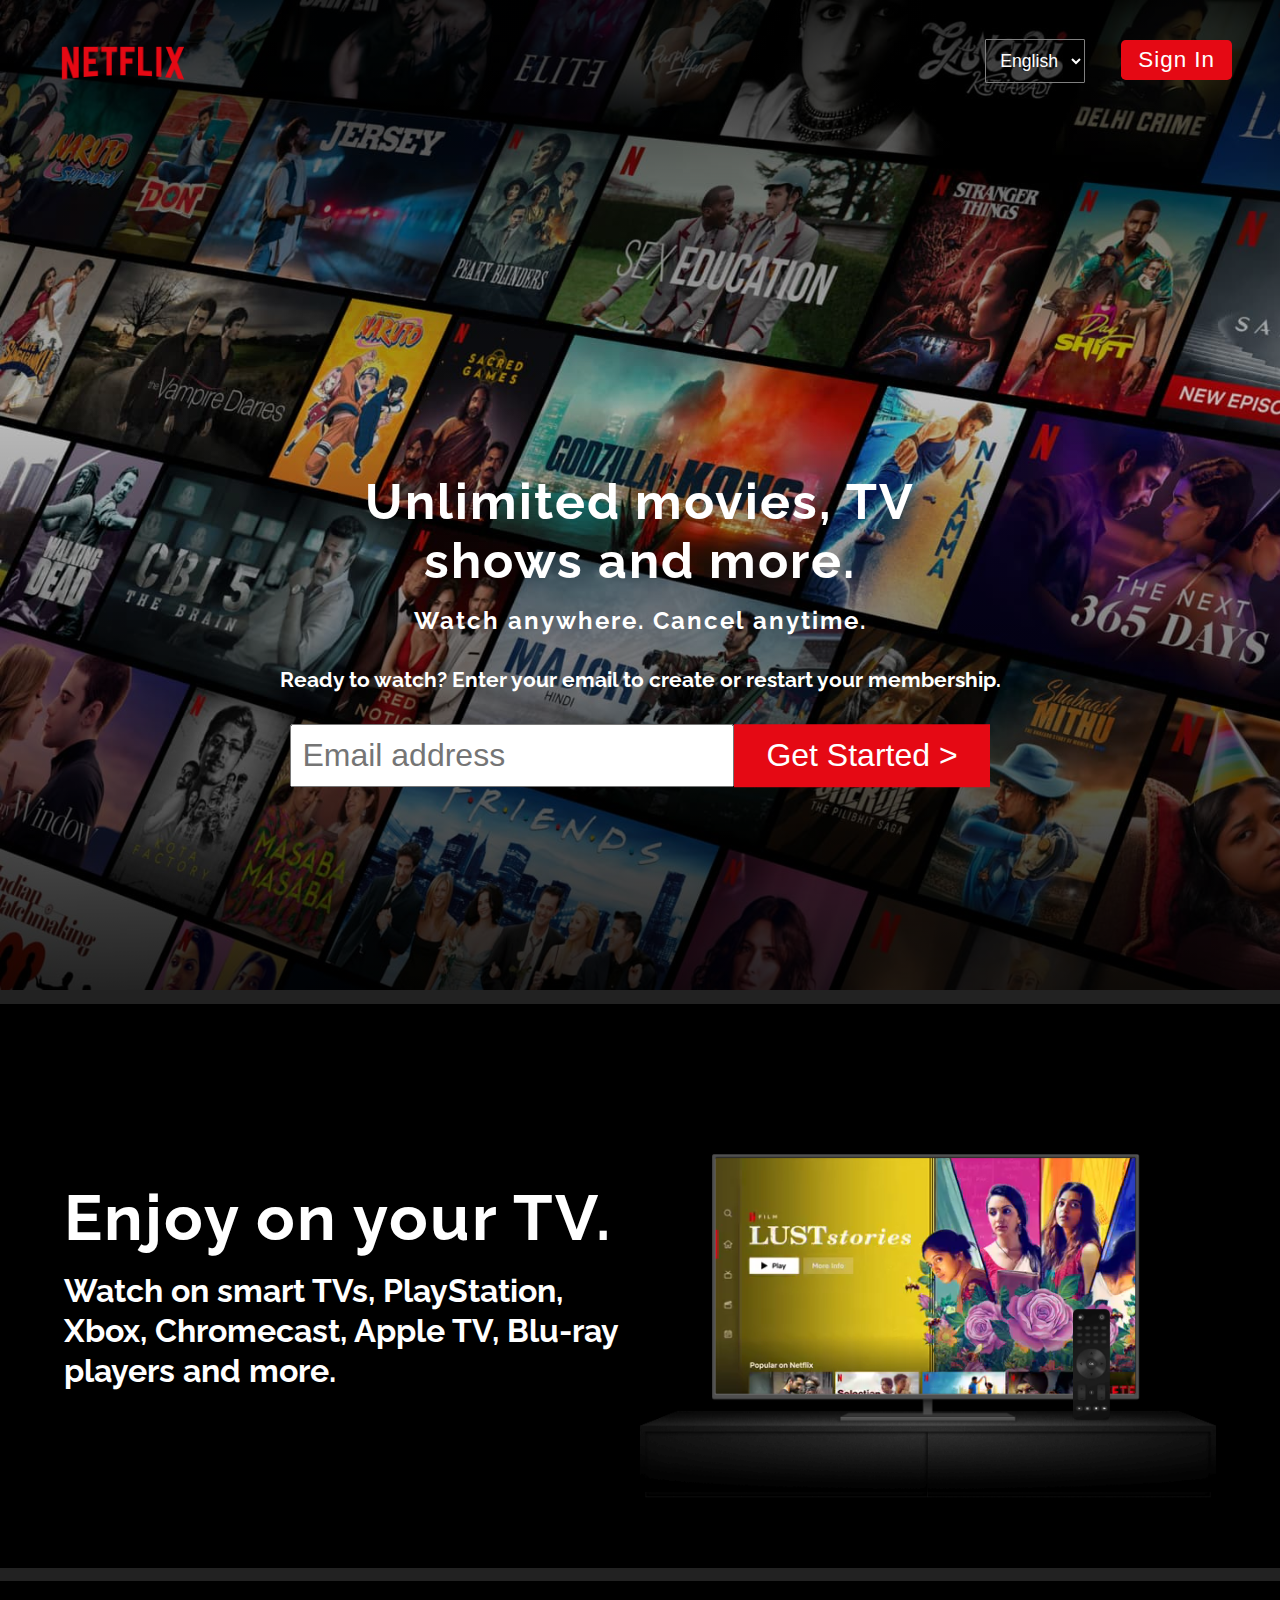
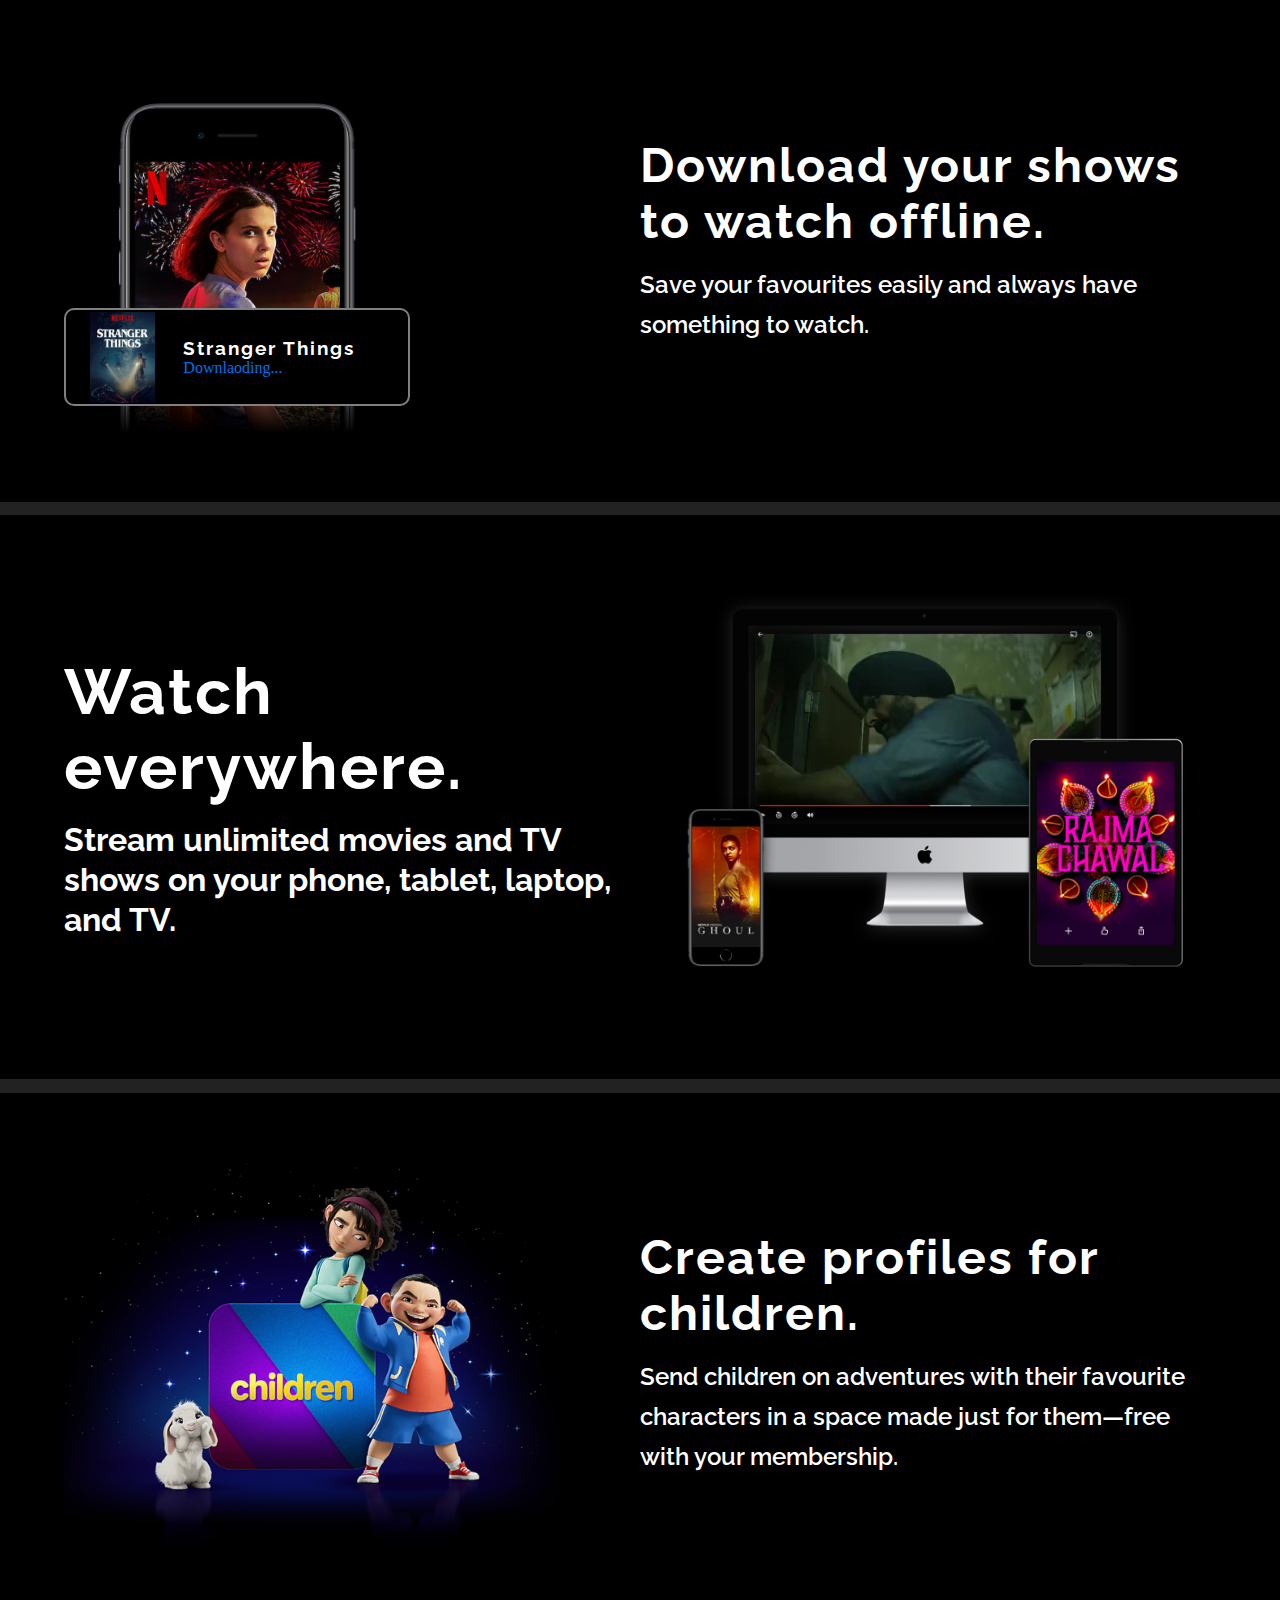
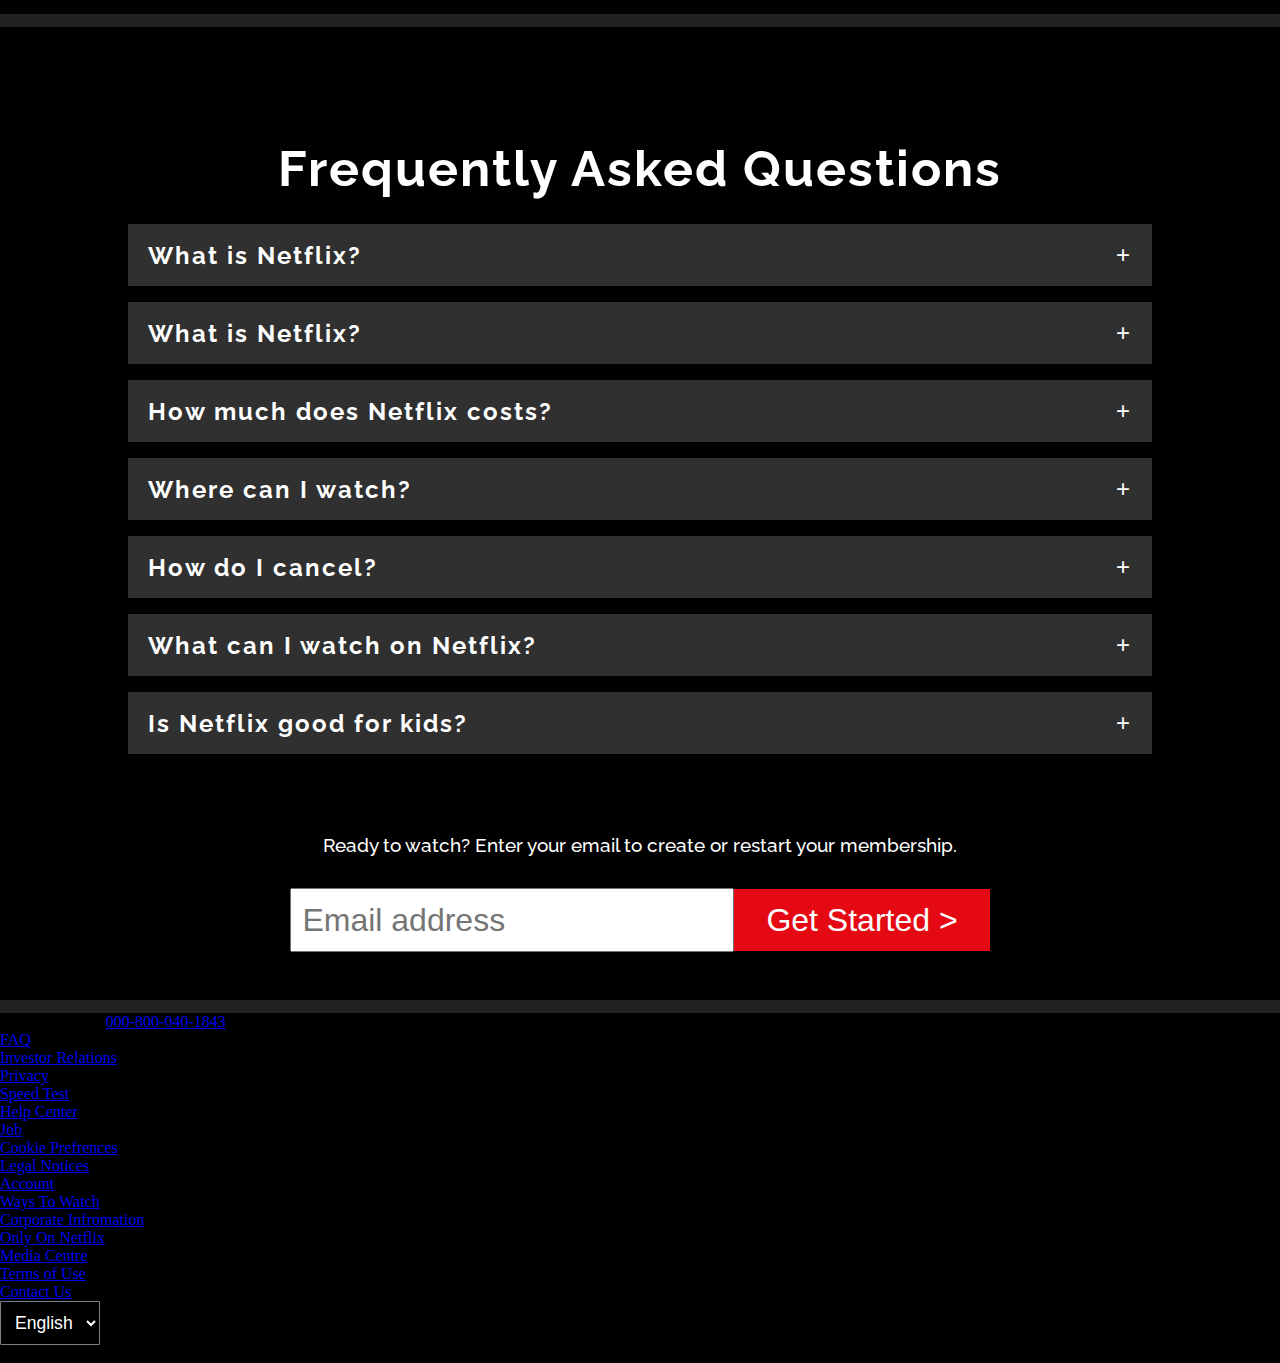
<file: index.html>
<!DOCTYPE html>
<html lang="en">

<head>
    <meta charset="UTF-8">
    <meta http-equiv="X-UA-Compatible" content="IE=edge">
    <meta name="google-site-verification" content="VN-_4FZd7Kw3T3bA9nu5VOtS9s8NNivWykml5WIyGX0" />
    <meta name="viewport" content="width=device-width, initial-scale=1.0">
    <title>NetFlix Clone</title>
    <link rel="shortcut icon" type="image/png" href="./assets/favicon.png">
    <link rel="stylesheet" href="./css/style.css">
    <link rel="stylesheet" href="https://cdnjs.cloudflare.com/ajax/libs/font-awesome/6.1.2/css/all.min.css"
        integrity="sha512-1sCRPdkRXhBV2PBLUdRb4tMg1w2YPf37qatUFeS7zlBy7jJI8Lf4VHwWfZZfpXtYSLy85pkm9GaYVYMfw5BC1A=="
        crossorigin="anonymous" referrerpolicy="no-referrer" />




</head>

<body>

    <!-- Home Page -->
    <div class="hero">
        <!-- Navbar -->
        <div class="navbar">
            <img src="./assets/logo.png" alt="logo">
            <div class="right">
                <select>
                    <option>
                        <English class="fa fa-globe" aria-hidden="true">English</i>
                    </option>
                    <option>हिन्दी</option>
                </select>
                <button class="btn">Sign In</button>
            </div>
        </div>
        <!-- Hero Page -->
        <div class="hero-cont">
            <h1>Unlimited movies, TV shows and more.</h1>
            <h2>Watch anywhere. Cancel anytime.</h2>
            <p class="top-email-cont">Ready to watch? Enter your email to create or restart your membership.</p>
            <input type="email" placeholder="Email address" id="email-input" class="emailInp">
            <button class="btn emailBtn">Get Started ></button>
        </div>
    </div>

    <!-- Adding Content boxes -->
    <div class="content-box">
        <hr>
        <!-- First Box -->
        <div class="cont-box-1">
            <div class="cont-left">
                <h1>Enjoy on your TV.</h1>
                <p>Watch on smart TVs, PlayStation, Xbox, Chromecast, Apple TV, Blu-ray players and more.</p>
            </div>
            <div class="cont-right">
                <img src="./assets/tv.png" alt="TV Image">
                <video autoplay="" playsinline="" muted="" loop="">
                    <source src="./assets/1.m4v" type="video/mp4">
                </video>
            </div>
        </div>
        <hr>
        <!-- Second Box -->
        <div class="cont-box-1 cont-box-2">
            <div class="cont-left">
                <h1>Download your shows to watch offline.</h1>
                <p>Save your favourites easily and always have something to watch.</p>
            </div>
            <div class="cont-right">
                <img src="./assets/mobile.jpg" alt="Mobile Image">
                <div class="image-dialouge-box">
                    <img src="./assets/boxshot.png" alt="">
                    <div class="box-text">
                        <h3>Stranger Things</h3>
                        <p>Downlaoding...</p>
                    </div>
                    <i class="fa fa-download" aria-hidden="true"></i>
                </div>
            </div>
        </div>
        <hr>
        <!-- Third Box -->
        <div class="cont-box-1 cont-box-3">
            <div class="cont-left">
                <h1>Watch everywhere.</h1>
                <p>Stream unlimited movies and TV shows on your phone, tablet, laptop, and TV.</p>
            </div>
            <div class="cont-right">
                <img src="./assets/device-apple.png" alt="Apple Device">
                <video autoplay="" playsinline="" muted="" loop="">
                    <source src="./assets/2.m4v" type="video/mp4">
                </video>
            </div>
        </div>
        <hr>
        <!-- Fourth Box -->
        <div class="cont-box-1 cont-box-2  cont-box-4">
            <div class="cont-left">
                <h1>Create profiles for children.</h1>
                <p>Send children on adventures with their favourite characters in a space made just for them—free with
                    your membership.
                </p>
            </div>
            <div class="cont-right">
                <img src="./assets/profiles_children.png" alt="Children Profile">
            </div>
        </div>
    </div>

    <!-- Adding Question Box -->
    <hr>
    <div class="question-box">
        <h1>Frequently Asked Questions</h1>
        <div class="ques-ans-box">
            <div class="questions">
                <h2 class="ques">What is Netflix?</h2>
                <button class="minMax">+</button>
            </div>
            <div class="ans">
                <h3>Netflix is a streaming service that offers a wide variety of award-winning TV shows movies, anime,
                    documentaries and more on thousands of internet-connected devices.
                    You can watch as much as you want, whenever you want, without a single ad all
                    for one low monthly price.There 's always something new to discover, and new TV shows and movies are
                    added every week!</h3>
            </div>
        </div>
    </div>

    <script src="./js/main.js"></script>

    <!-- Adding Email Section -->
    <div class="belowEmail-cont">
        <p class="top-email-cont below-email-cont">Ready to watch? Enter your email to create or restart your
            membership.
        </p>
        <input type="email" placeholder="Email address" id="email-input" class="emailInp">
        <button class="btn emailBtn">Get Started ></button>
    </div>
    <hr>

    <!-- Adding Footer -->
    <footer>

        <p class="footer-ques">Questions? Call <a href="#"> 000-800-040-1843</a></p>

        <div class="footer-menu">
            <div class="footer-box">
                <ul>
                    <li><a href="#">FAQ</a></li>
                    <li><a href="#">Investor Relations</a></li>
                    <li><a href="#">Privacy</a></li>
                    <li><a href="#">Speed Test</a></li>
                </ul>
            </div>
            <div class="footer-box">
                <ul>
                    <li><a href="#">Help Center</a></li>
                    <li><a href="#">Job</a></li>
                    <li><a href="#">Cookie Prefrences</a></li>
                    <li><a href="#">Legal Notices</a></li>
                </ul>
            </div>
            <div class="footer-box">
                <ul>
                    <li><a href="#">Account</a></li>
                    <li><a href="#">Ways To Watch</a></li>
                    <li><a href="#">Corporate Infromation</a></li>
                    <li><a href="#">Only On Netflix</a></li>
                </ul>
            </div>
            <div class="footer-box">
                <ul>
                    <li><a href="#">Media Centre</a></li>
                    <li><a href="#">Terms of Use</a></li>
                    <li><a href="#">Contact Us</a></li>
                </ul>
            </div>
        </div>
        <select class="footer-btn">
            <option>
                <English class="fa fa-globe" aria-hidden="true">English</i>
            </option>
            <option>हिन्दी</option>
        </select>
        <p class="end-text">Netflix India</p>
    </footer>

</body>

</html>
</file>
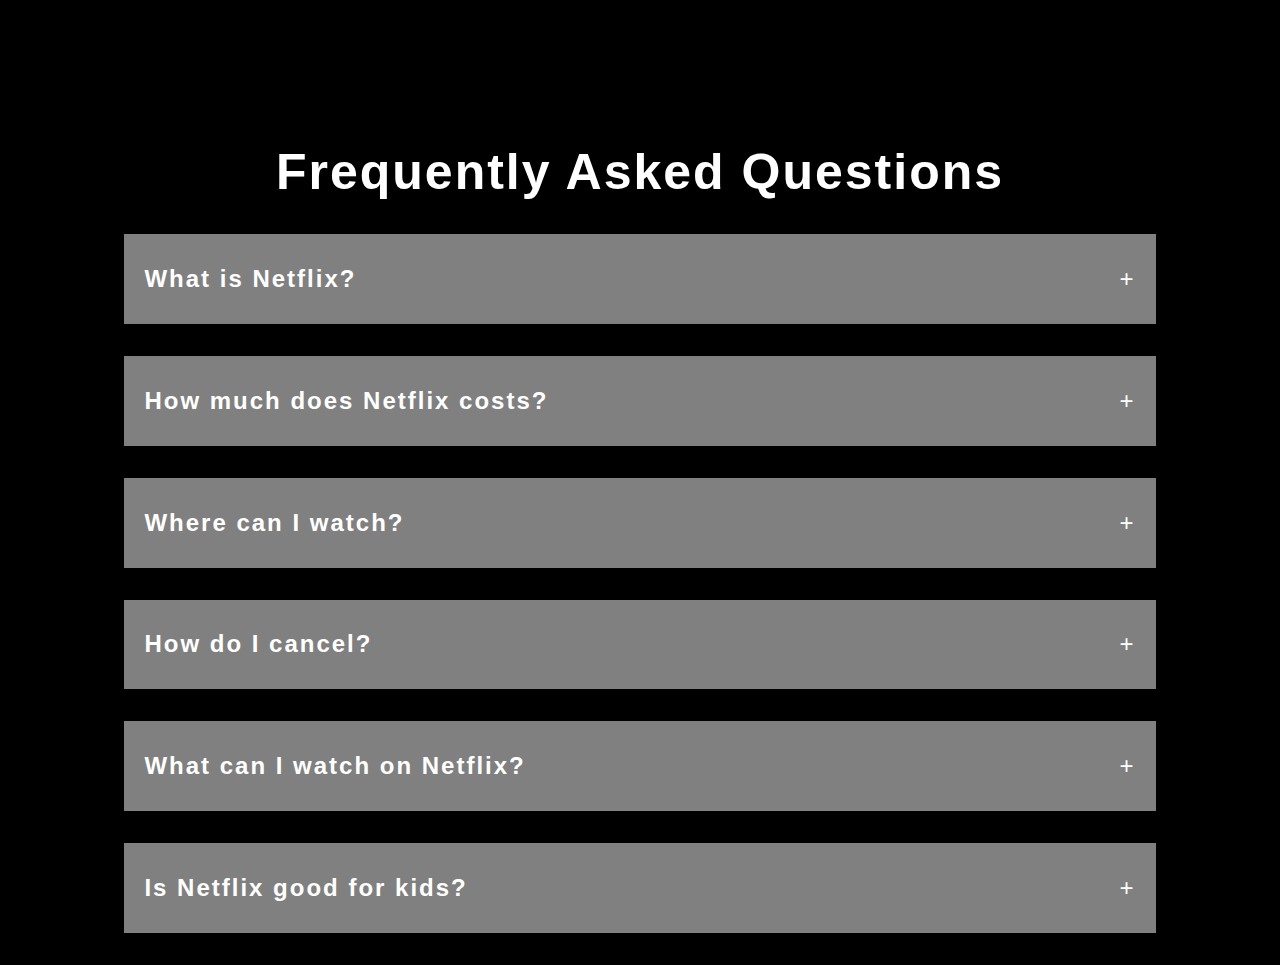
<file: questin.html>
<!DOCTYPE html>
<html lang="en">

<head>
    <meta charset="UTF-8">
    <meta http-equiv="X-UA-Compatible" content="IE=edge">
    <meta name="viewport" content="width=device-width, initial-scale=1.0">
    <title>Document</title>
    <style>
        body {
            background-color: #000000;
        }
        
        .question-box {
            width: 100%;
            padding-top: 8%;
        }
        
        .question-box h1 {
            text-align: center;
            color: white;
        }
        
        h1,
        h2,
        h3,
        h4,
        h5,
        h6 {
            font-weight: bold;
            font-family: "Raleway", sans-serif;
            letter-spacing: 2px;
            color: var(--white);
        }
        
        h1 {
            font-size: 3.125rem;
        }
        
        h2 {
            font-size: 1.5rem;
            color: white;
        }
        
        .questions {
            display: flex;
            justify-content: space-between;
            align-items: center;
            padding: 1px 10px;
        }
        
        .ans {
            padding: 1px 10px;
            border-top: 1px solid white;
            display: none;
        }
        
        .questions .minMax {
            background: transparent;
            font-size: 1.5rem;
            outline: none;
            padding: 2px;
            border: 0px;
            cursor: pointer;
            color: var(--white);
        }
        
        .questions .minMax {
            background: transparent;
            font-size: 1.5rem;
            outline: none;
            padding: 2px;
            border: 0px;
            cursor: pointer;
            color: white;
        }
        
        .ques-ans-box {
            width: 80%;
            margin: 2rem auto;
            background: grey;
            padding: 10px;
        }
        
        .show-ans {
            display: block;
            /* transition: transform 1s ease-in; */
            animation: animated 1s;
        }
        
        @keyframes animated {
            0% {
                top: 0%;
            }
            30% {
                top: 30%
            }
            100% {
                top: 100%
            }
        }
    </style>
</head>

<body>

    <div class="question-box">
        <h1>Frequently Asked Questions</h1>
        <!-- <div class="ques-ans-box">
            <div class="questions">
                <h2 class="ques"></h2>
                <button class="minMax"><i class="fas fa-plus"></i></button>
            </div>
            <div class="ans">

            </div>
        </div> -->
    </div>

    <script>
        const quesAns = [{
            id: 1,
            question: "What is Netflix?",
            answer: `Netflix is a streaming service that offers a wide variety of award-winning TV shows, movies, anime,
        documentaries and more – on thousands of internet-connected devices.

        You can watch as much as you want, whenever you want, without a single ad– all
        for one low monthly price.There 's always something new to discover, and new TV shows and movies are added every
        week!`
        }, {
            id: 2,
            question: `How much does Netflix costs?`,
            answer: `Watch Netflix on your smartphone, tablet, Smart TV, laptop, or streaming device, all for one fixed
        monthly fee. Plans range from ₹ 149 to ₹ 649 a month. No extra costs, no contracts.`
        }, {
            id: 3,
            question: `Where can I watch?`,
            answer: `Watch anywhere, anytime. Sign in with your Netflix account to watch instantly on the web at netflix.com
        from your personal computer or on any internet-connected device that offers the Netflix app, including smart
        TVs, smartphones, tablets, streaming media players and game consoles.

        You can also download your favourite shows with the iOS, Android, or Windows 10 app. Use downloads to watch
        while you're on the go and without an internet connection. Take Netflix with you anywhere.`
        }, {
            id: 4,
            question: `How do I cancel?`,
            answer: `Netflix is flexible. There are no annoying contracts and no commitments. You can easily cancel your
        account online in two clicks. There are no cancellation fees – start or stop your account anytime.`
        }, {
            id: 5,
            question: `What can I watch on Netflix?`,
            answer: `Netflix has an extensive library of feature films, documentaries, TV shows, anime, award-winning
        Netflix originals, and more. Watch as much as you want, anytime you want.`
        }, {
            id: 6,
            question: `Is Netflix good for kids?`,
            answer: `The Netflix Kids experience is included in your membership to give parents control while kids enjoy
        family-friendly TV shows and films in their own space.

        Kids profiles come with PIN-protected parental controls that let you restrict the maturity rating of content
        kids can watch and block specific titles you don’t want kids to see.`
        }];

        const boxs = document.getElementsByClassName('question-box');

        function createElement(arr) {
            arr.map(function(items) {
                document.write(` <div class="ques-ans-box">
                    <div class="questions">
                        <h2 class="ques"> ${items.question} </h2>
                        <button class="minMax">+</button>
                    </div>
                    <div class="ans">
                        <p>${items.answer}</p>
                    </div>
                </div>`);
            });
        }
        createElement(quesAns);

        const btn = document.querySelectorAll('.minMax');
        const answer = document.querySelectorAll('.ans');
        const len = quesAns.length;
        for (let i = 0; i < len; i++) {
            btn[i].addEventListener('click', function() {
                answer[i].classList.toggle('show-ans');
                if (btn[i].innerText == '+') {
                    btn[i].innerText = 'x';
                } else {
                    btn[i].innerText = '+';
                }
            })
        }
    </script>
</body>

</html>
</file>
<file: css/style.css>
@import url("https://fonts.googleapis.com/css2?family=Raleway:wght@400;700&display=swap");
* {
    margin: 0;
    padding: 0;
    box-sizing: border-box;
}

body {
    background-color: #000000;
}

:root {
    --btn-color: #e50914;
    --btn-active-color: #f40915;
    --large-heading: "Raleway", sans-serif;
    --white: #ffffff;
}

.btn {
    color: var(--white);
    outline: var(--white);
    cursor: pointer;
    background: var(--btn-color);
    outline: none;
    border: 0;
    border-radius: 0.5rem;
}

hr {
    width: 100%;
    height: 1.5vh;
    background: #222;
    outline: none;
    border: 0;
}

h1,
h2,
h3,
h4,
h5,
h6 {
    font-weight: bold;
    font-family: "Raleway", sans-serif;
    letter-spacing: 2px;
    color: var(--white);
}

h1 {
    font-size: 3.125rem;
}

h2 {
    font-size: 1.5rem;
}


/* Styling Hero Section */

.hero {
    width: 100%;
    height: 110vh;
    overflow-x: hidden;
    padding: 1rem 2rem;
    background-image: linear-gradient( 0deg, rgba(0, 0, 0, 0.8), transparent 60%, rgba(0, 0, 0, 0.8)), url("../assets/background.jpg");
    background-size: cover;
    background-repeat: no-repeat;
    background-blend-mode: darken;
    position: relative;
}


/* Styling Navigation  Menu*/

.navbar {
    width: 100%;
    height: 10vh;
    padding: 1rem;
    display: flex;
    align-items: center;
    justify-content: space-between;
}

.navbar img {
    width: 150px;
}

.right {
    /* width: 25%;
  display: flex;
  justify-content: space-between; */
}

select {
    padding: 10px;
    background: transparent;
    color: var(--white);
    cursor: pointer;
    outline: none;
    border: 1px solid grey;
    font-size: 1.1rem;
    margin-right: 2rem;
    border-radius: 1px;
}

.navbar .btn {
    color: var(--white);
    padding: 7px 17px;
    font-size: 1.4rem;
    letter-spacing: 1px;
    outline: var(--white);
    cursor: pointer;
    background: var(--btn-color);
    outline: none;
    border: 0;
    border-radius: 0.3rem;
}

option {
    background-color: grey;
    font-size: 1rem;
}


/* Styling home page */

.hero-cont {
    width: 80%;
    color: var(--white);
    position: absolute;
    top: 70%;
    left: 50%;
    transform: translate(-50%, -70%);
    text-align: center;
}

.hero-cont h1 {
    font-size: 3.125rem;
    /* font-size: 60px; */
    font-weight: bold;
    font-family: "Raleway", sans-serif;
    letter-spacing: 2px;
    margin: 0 auto;
    max-width: 640px;
}

.hero-cont h2 {
    font-size: 1.5rem;
    font-weight: bold;
    font-family: "Raleway", sans-serif;
    letter-spacing: 2px;
    margin-top: 1rem;
}

.top-email-cont {
    font-size: 1.3rem;
    font-weight: bold;
    font-family: "Raleway", sans-serif;
    margin-top: 2rem;
    color: var(--white);
}

.emailInp {
    margin-top: 2rem;
    max-width: 500px;
    padding: 0.7rem 10px;
    outline: none;
    font-size: 2rem;
}

.emailBtn {
    font-size: 2rem;
    border-radius: 0;
    padding: 0.8rem 2rem;
    margin-left: -4px;
}

.hero-cont .btn:hover {
    background-color: var(--btn-active-color);
}


/* Styling content section */

.content-box {
    width: 100%;
    background-color: #000000;
    color: var(--white);
    position: relative;
}


/* styling box 1 */

.content-box .cont-box-1 {
    display: flex;
    align-items: center;
    padding: 5%;
}

.cont-box-1 .cont-left {
    flex-basis: 50%;
}

.cont-left h1 {
    font-size: 4rem;
    font-family: var(--large-heading);
    letter-spacing: 2px;
}

.cont-left p {
    font-size: 2rem;
    font-family: var(--large-heading);
    margin-top: 1rem;
    line-height: 2.5rem;
    font-weight: bold;
}

.cont-box-1 .cont-right {
    flex-basis: 50%;
    position: relative;
    z-index: 1;
}

.cont-right img {
    width: 100%;
    max-width: 100%;
}

.cont-right video {
    width: 80%;
    max-width: 80%;
    position: absolute;
    top: 20%;
    left: 13%;
    z-index: -1;
}


/* styling box 2 */

.cont-box-2 {
    flex-direction: row-reverse;
}

.cont-box-2 .cont-right {
    text-align: left;
}

.cont-box-2 .cont-right img {
    width: 90%;
    position: relative;
    left: -15%;
}

.cont-box-2 .cont-right .image-dialouge-box {
    /* width: 330px; */
    width: 60%;
    height: 25%;
    border: 2px solid grey;
    border-radius: 10px;
    padding: 6px 8px;
    display: flex;
    justify-content: space-between;
    align-items: center;
    position: absolute;
    top: 67%;
    background: #000000;
}

.cont-box-2 .cont-right .image-dialouge-box img {
    width: 20%;
    position: relative;
    left: 5%;
}

.image-dialouge-box p {
    color: #0071eb;
}

.cont-box-2 .cont-left h1 {
    font-size: 3rem;
}

.cont-box-2 .cont-left p {
    font-size: 1.5rem;
    font-weight: 600;
}


/* Styling Third Box */

.cont-right img {
    width: 100%;
    max-width: 100%;
}

.cont-box-3 .cont-right video {
    width: 60%;
    max-width: 80%;
    position: absolute;
    top: 10%;
    left: 20%;
    z-index: -1;
}


/* Styling Fourth Box */

.cont-box-4 .cont-right img {
    position: relative;
    left: 0%;
}


/* Styling Question Section */

.question-box {
    width: 100%;
    padding-top: 8%;
}

.question-box h1 {
    text-align: center;
    padding: 10px 0;
}

.ques-ans-box {
    width: 80%;
    margin: 1rem auto;
    background: #303030;
    padding: 10px;
}

.questions {
    display: flex;
    justify-content: space-between;
    align-items: center;
    padding: 5px 10px;
}

.ans {
    padding: 10px;
    border-top: 2px solid black;
    display: none;
}

.ans h3 {
    font-size: 1.4rem;
    font-weight: 500;
}

.questions .minMax {
    background: transparent;
    font-size: 1.5rem;
    outline: none;
    padding: 2px;
    border: 0px;
    cursor: pointer;
    color: var(--white);
}

.show-ans {
    display: block;
}


/* Styling Lower Emial Content */

.belowEmail-cont {
    margin: 3rem 0;
    width: 100%;
    text-align: center;
}

.below-email-cont {
    font-size: 1.2rem;
    padding-top: 2rem;
    font-weight: 500;
}


/* Making responsive for mobile devices */

@media only screen and (min-width: 320px) and (max-width: 900px) {
    .hero {
        padding: 0.5rem 1rem;
    }
    /* Styling Navigation  Menu*/
    .navbar {
        padding: 1rem;
    }
    .navbar img {
        width: 100px;
    }
    .right {
        display: flex;
    }
    select {
        font-size: 0.8rem;
        margin-right: 1rem;
        padding: 5px 9px;
    }
    .navbar .btn {
        color: white;
        padding: 5px 9px;
        font-size: 0.8rem;
    }
    /* Styling home page */
    .hero-cont {
        top: 60%;
        left: 50%;
        transform: translate(-50%, -60%);
        text-align: center;
    }
    .hero-cont h1 {
        font-size: 1.7rem;
    }
    .hero-cont h2 {
        font-size: 1.2rem;
        font-weight: 500;
    }
    .hero-cont p {
        font-size: 1rem;
        font-weight: 500;
    }
    #email-input {
        width: 90%;
        min-width: 320px;
        margin: 1rem auto;
        margin-top: 2rem;
        font-size: 1.3rem;
    }
    .emailBtn {
        font-size: 1.2rem;
    }
    /* Styling content section */
    /* Fixing box 1 */
    .content-box .cont-box-1 {
        flex-direction: column;
        padding-top: 10%;
        padding-bottom: 10%;
        justify-content: center;
    }
    .cont-box-1 .cont-left {
        flex-basis: 100%;
        text-align: center;
    }
    .cont-left h1 {
        font-size: 2rem;
    }
    .cont-left p {
        font-size: 1.5rem;
        line-height: 1.8rem;
        font-weight: 500;
    }
    .cont-box-1 .cont-right {
        flex-basis: 100%;
    }
    /* Fixing box 2 */
    .cont-box-2 .cont-right img {
        position: relative;
        left: 0;
    }
    .image-dialouge-box p {
        color: #0071eb;
    }
    .cont-box-2 .cont-left h1 {
        font-size: 2rem;
    }
    .cont-box-2 .cont-left p {
        font-size: 1.5rem;
        line-height: 1.8rem;
        font-weight: 500;
    }
    .cont-box-2 .cont-right .image-dialouge-box {
        /* width: 250px; */
        width: 80%;
        height: 30%;
        top: 67%;
        left: 10%;
    }
    .cont-box-2 .cont-right .image-dialouge-box img {
        width: 15%;
    }
    /* Fixing the FAQ heading on smaller screens */
    .question-box h1 {
        font-size: 1.3rem;
    }
    .ans h3 {
        font-size: 1rem;
        font-weight: 400;
    }
}

@media only screen and (min-width:550px) and (max-width:900px) {
    .cont-box-2 .cont-right .image-dialouge-box {
        /* width: 250px; */
        width: 70%;
        height: 25%;
        top: 67%;
        left: 10%;
    }
    .cont-box-2 .cont-right .image-dialouge-box img {
        width: 15%;
    }
}

@media only screen and (max-width: 500px) {
    .cont-box-2 .cont-right img {
        left: 50%;
        transform: translate(-50%, 0)
    }
    .ques-ans-box {
        width: 100%;
        margin: .5rem auto;
        background: #303030;
        padding: 10px;
    }
}
</file>
